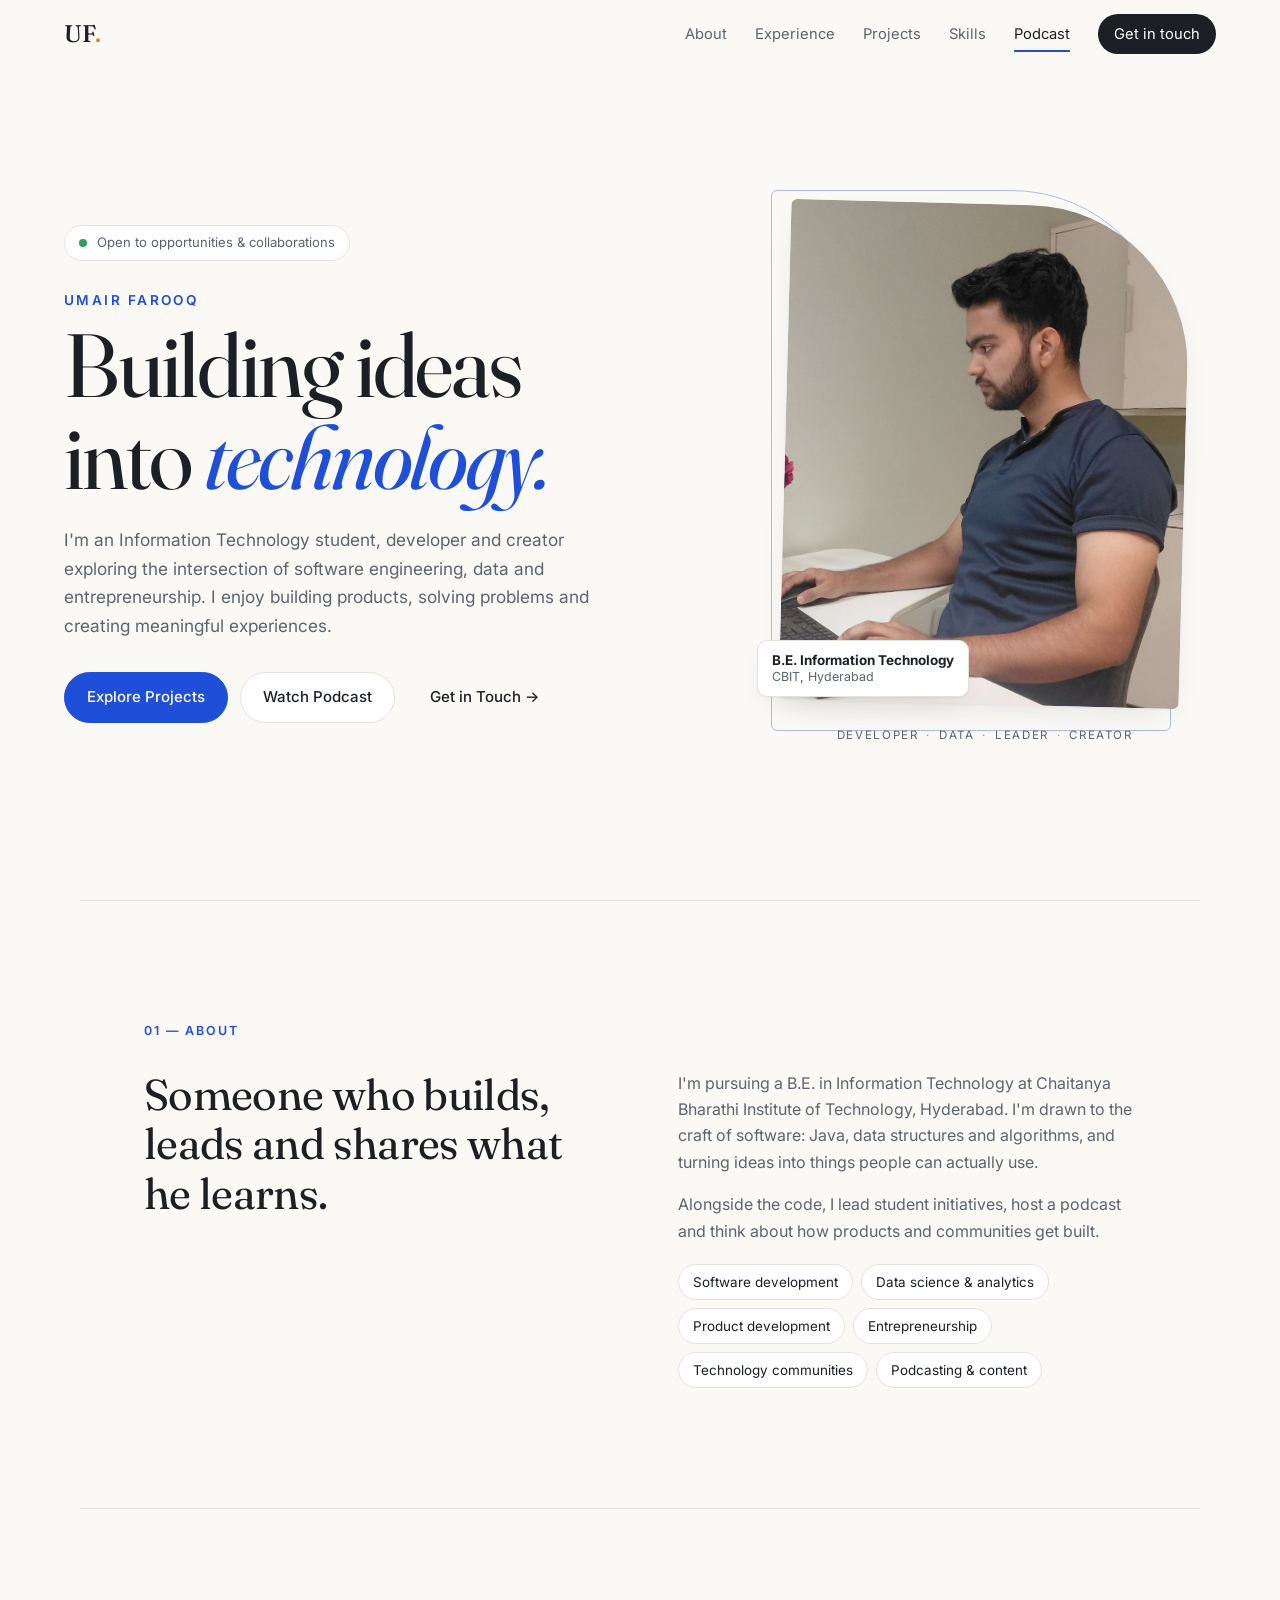
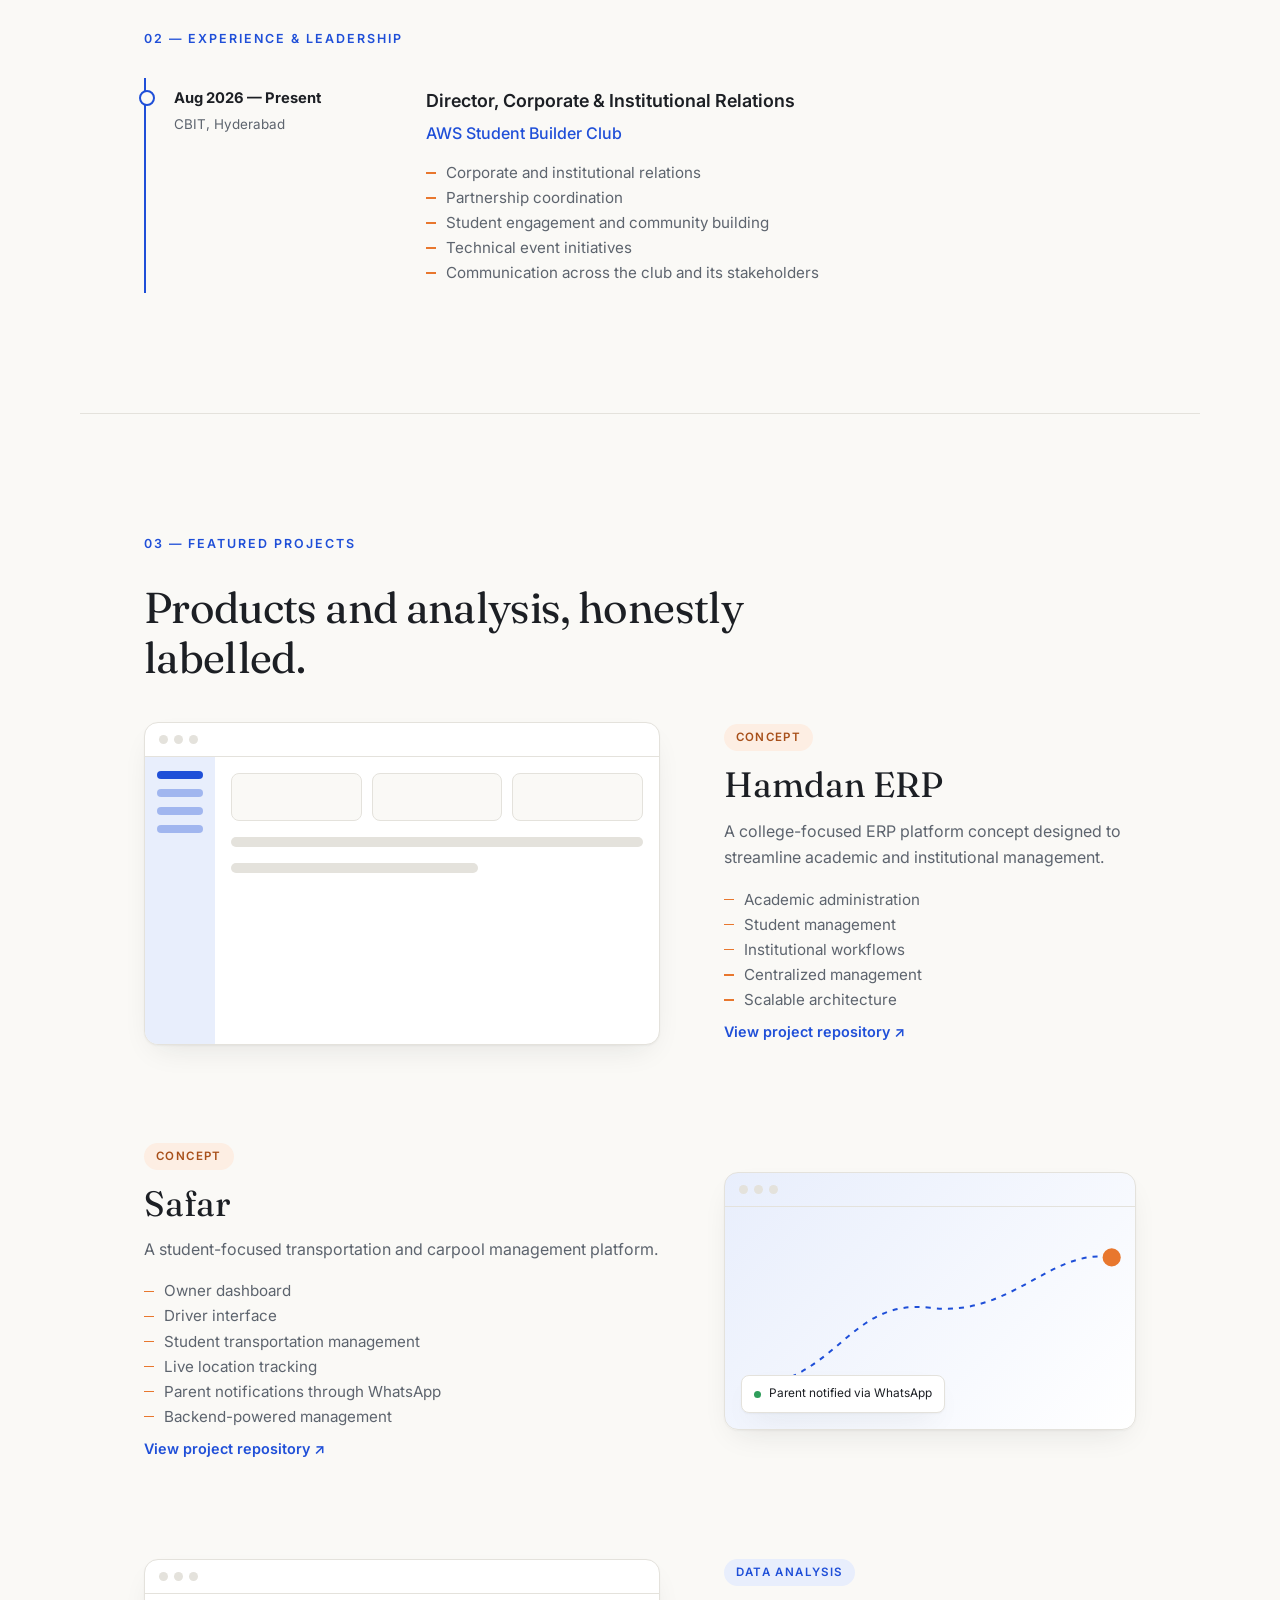
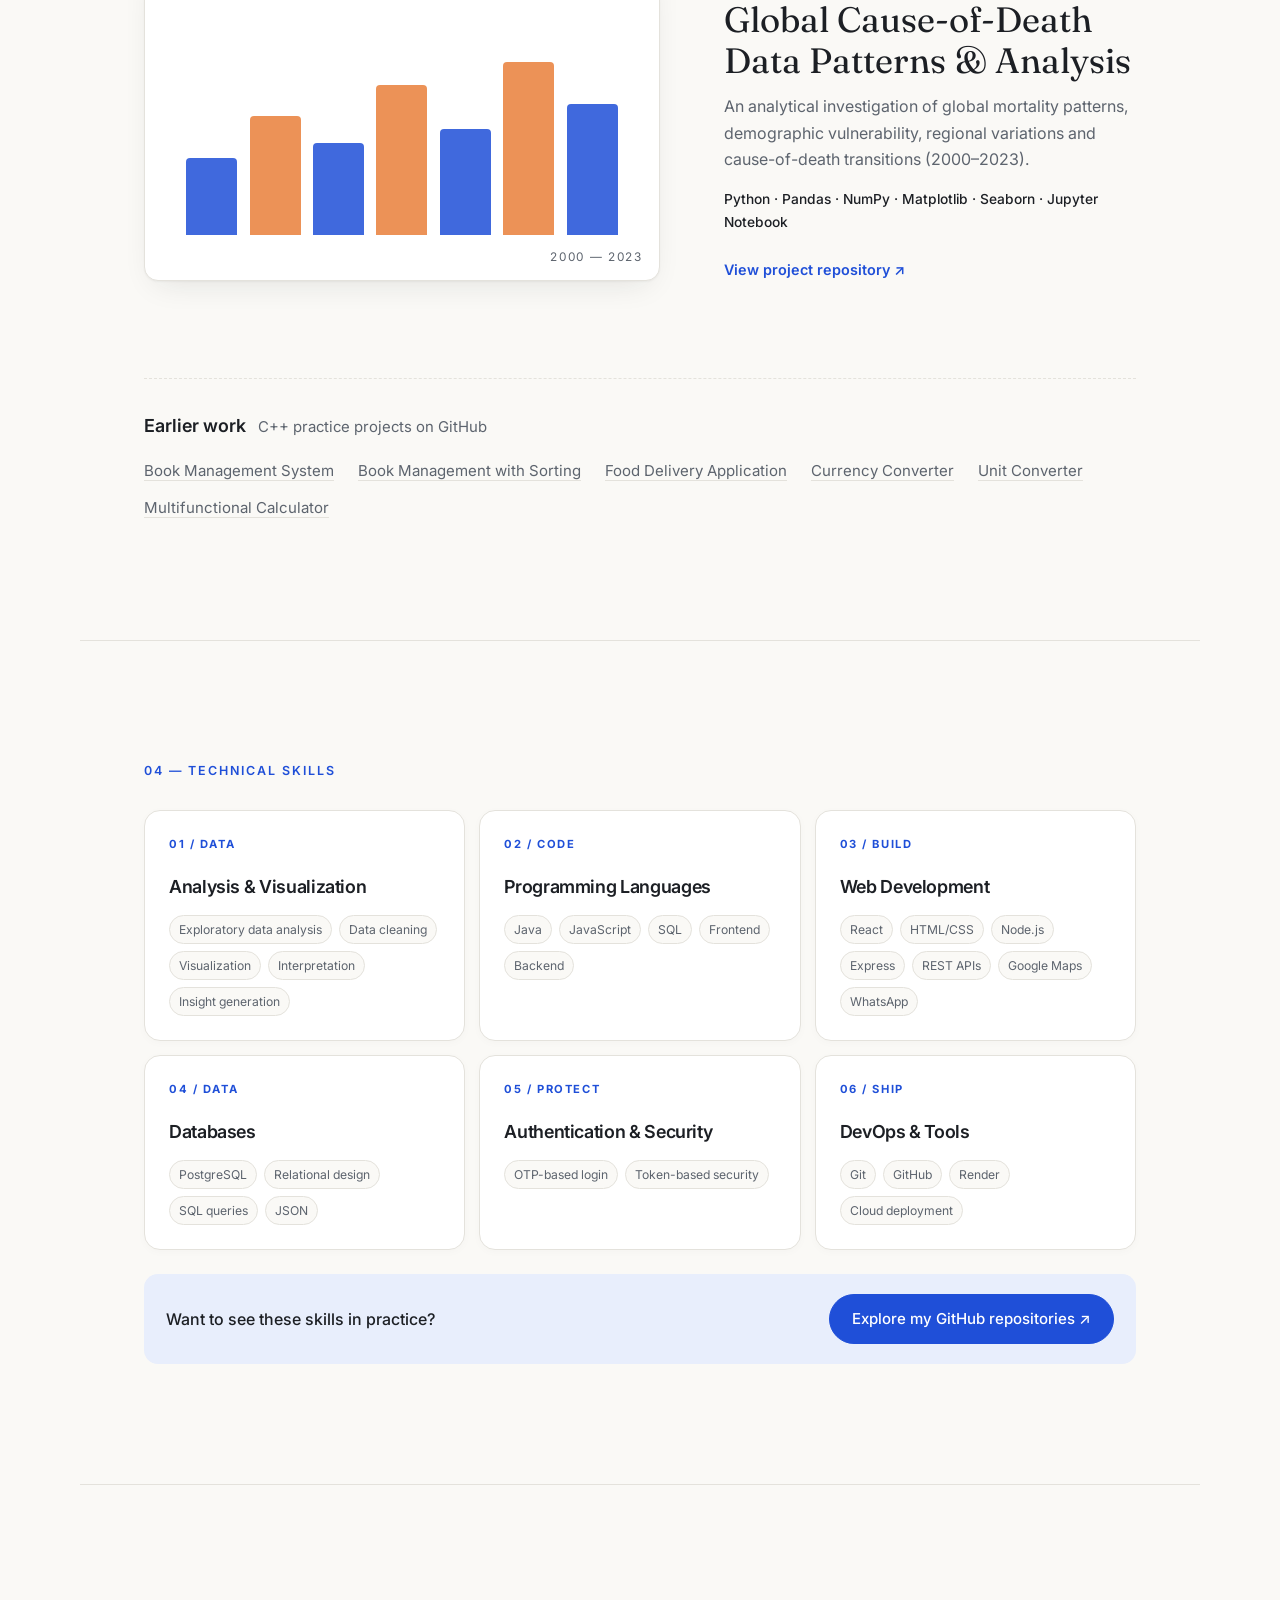
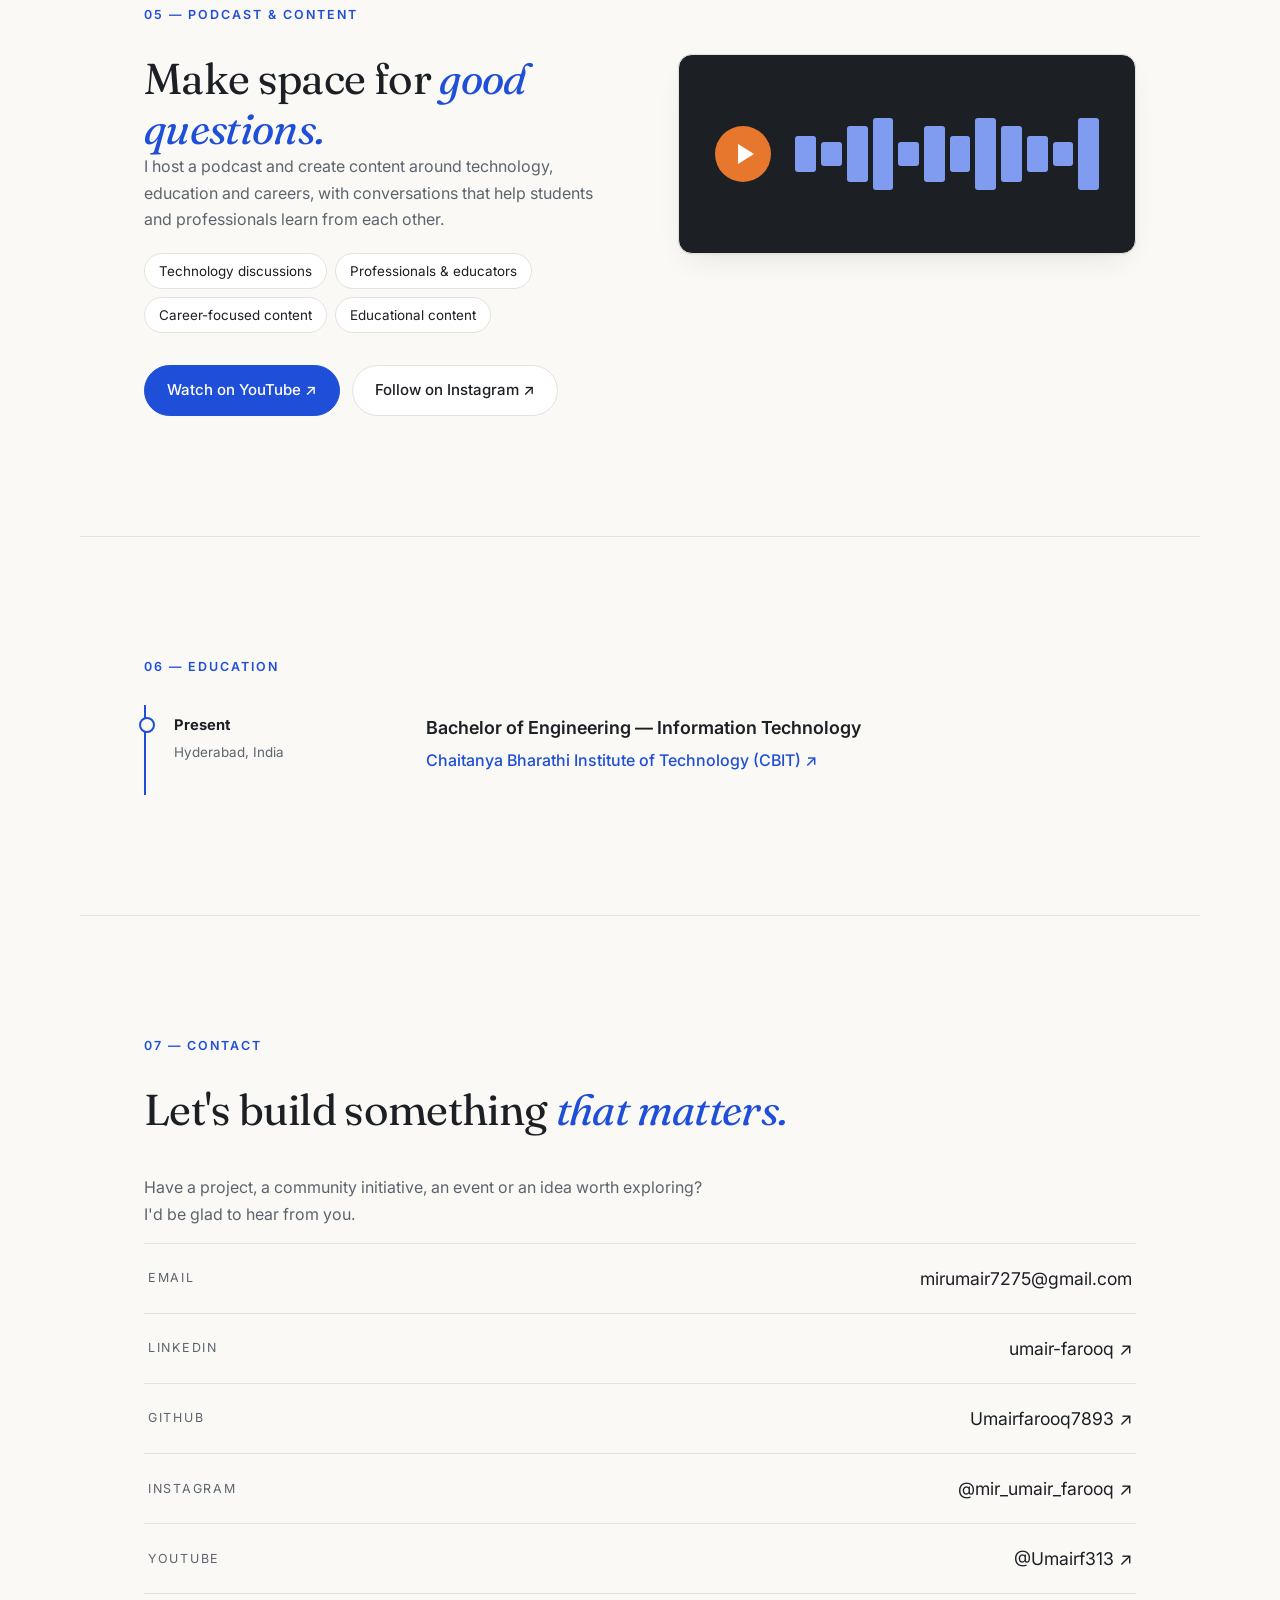
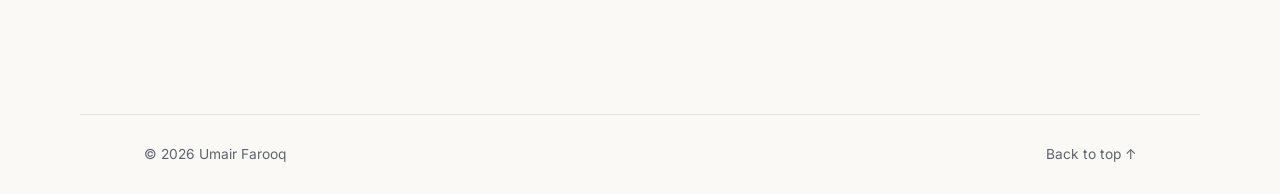
<file: index.html>
<!DOCTYPE html>
<html lang="en">
<head>
<meta charset="UTF-8">
<meta name="viewport" content="width=device-width, initial-scale=1">
<meta name="theme-color" content="#faf9f6">
<title>Umair Farooq — Developer, Builder & Creator</title>
<meta name="description" content="Umair Farooq is an Information Technology student at CBIT Hyderabad: developer, data enthusiast, student leader and podcast host building ideas into technology.">
<meta property="og:title" content="Umair Farooq — Building Ideas Into Technology">
<meta property="og:description" content="Developer, data enthusiast, student leader and podcast host. CBIT, Hyderabad.">
<meta property="og:type" content="website">
<meta property="og:image" content="portrait.jpg">
<link rel="preconnect" href="https://fonts.googleapis.com">
<link rel="preconnect" href="https://fonts.gstatic.com" crossorigin>
<link href="https://fonts.googleapis.com/css2?family=Inter:wght@400;500;600&family=Fraunces:opsz,wght@9..144,400;9..144,500&display=swap" rel="stylesheet">
<link rel="stylesheet" href="style.css">
</head>
<body>
<a class="skip" href="#main">Skip to content</a>
<header class="nav">
  <a class="brand" href="#home" aria-label="Umair Farooq, home">UF<span>.</span></a>
  <button class="burger" aria-label="Open menu" aria-expanded="false" aria-controls="menu"><i></i><i></i></button>
  <nav id="menu" aria-label="Main">
    <a href="#about">About</a><a href="#experience">Experience</a><a href="#projects">Projects</a>
    <a href="#skills">Skills</a><a href="#podcast">Podcast</a><a class="cta" href="#contact">Get in touch</a>
  </nav>
</header>

<main id="main">
<section id="home" class="hero">
  <div class="hero-copy">
    <p class="status"><span class="dot"></span>Open to opportunities &amp; collaborations</p>
    <p class="name">Umair Farooq</p>
    <h1>Building ideas<br>into <em>technology.</em></h1>
    <p class="lead">I'm an Information Technology student, developer and creator exploring the intersection of software engineering, data and entrepreneurship. I enjoy building products, solving problems and creating meaningful experiences.</p>
    <div class="actions">
      <a class="btn primary" href="#projects">Explore Projects</a>
      <a class="btn" href="#podcast">Watch Podcast</a>
      <a class="btn ghost" href="#contact">Get in Touch →</a>
    </div>
  </div>
  <figure class="hero-visual">
    <div class="frame"><img src="portrait.jpg" width="900" height="1371" alt="Umair Farooq working at his desk" fetchpriority="high"></div>
    <div class="tag t1"><b>B.E. Information Technology</b><span>CBIT, Hyderabad</span></div>
    <ul class="roles" aria-label="Roles"><li>Developer</li><li>Data</li><li>Leader</li><li>Creator</li></ul>
  </figure>
</section>

<section id="about" class="sec reveal">
  <p class="kicker">01 — About</p>
  <div class="two">
    <h2>Someone who builds, leads and shares what he learns.</h2>
    <div class="prose">
      <p>I'm pursuing a B.E. in Information Technology at Chaitanya Bharathi Institute of Technology, Hyderabad. I'm drawn to the craft of software: Java, data structures and algorithms, and turning ideas into things people can actually use.</p>
      <p>Alongside the code, I lead student initiatives, host a podcast and think about how products and communities get built.</p>
      <ul class="chips">
        <li>Software development</li><li>Data science &amp; analytics</li><li>Product development</li>
        <li>Entrepreneurship</li><li>Technology communities</li><li>Podcasting &amp; content</li>
      </ul>
    </div>
  </div>
</section>

<section id="experience" class="sec reveal">
  <p class="kicker">02 — Experience &amp; Leadership</p>
  <article class="role">
    <div class="when"><b>Aug 2026 — Present</b><span>CBIT, Hyderabad</span></div>
    <div>
      <h3>Director, Corporate &amp; Institutional Relations</h3>
      <p class="org">AWS Student Builder Club</p>
      <ul class="dash">
        <li>Corporate and institutional relations</li>
        <li>Partnership coordination</li>
        <li>Student engagement and community building</li>
        <li>Technical event initiatives</li>
        <li>Communication across the club and its stakeholders</li>
      </ul>
    </div>
  </article>
</section>

<section id="projects" class="sec reveal">
  <p class="kicker">03 — Featured Projects</p>
  <h2 class="wide">Products and analysis, honestly labelled.</h2>

  <article class="project">
    <div class="shot erp" aria-hidden="true">
      <div class="win"><i></i><i></i><i></i></div>
      <div class="erp-ui"><aside><u></u><u></u><u></u><u></u></aside><div><s></s><s></s><s></s><p></p><p></p></div></div>
    </div>
    <div class="info">
      <span class="badge concept">Concept</span>
      <h3>Hamdan ERP</h3>
      <p>A college-focused ERP platform concept designed to streamline academic and institutional management.</p>
      <ul class="dash"><li>Academic administration</li><li>Student management</li><li>Institutional workflows</li><li>Centralized management</li><li>Scalable architecture</li></ul>
      <a class="project-repo" href="https://github.com/Umairfarooq7893/Hamdan" target="_blank" rel="noopener noreferrer">View project repository ↗</a>
    </div>
  </article>

  <article class="project flip">
    <div class="shot safar" aria-hidden="true">
      <div class="win"><i></i><i></i><i></i></div>
      <svg viewBox="0 0 400 220" role="presentation"><path d="M20 180 C110 170 120 90 200 100 S320 40 380 50" fill="none" stroke="currentColor" stroke-width="2" stroke-dasharray="5 6"/><circle cx="20" cy="180" r="6" fill="currentColor"/><circle class="pulse" cx="380" cy="50" r="9" fill="var(--orange)"/></svg>
      <div class="notice"><i></i>Parent notified via WhatsApp</div>
    </div>
    <div class="info">
      <span class="badge concept">Concept</span>
      <h3>Safar</h3>
      <p>A student-focused transportation and carpool management platform.</p>
      <ul class="dash"><li>Owner dashboard</li><li>Driver interface</li><li>Student transportation management</li><li>Live location tracking</li><li>Parent notifications through WhatsApp</li><li>Backend-powered management</li></ul>
      <a class="project-repo" href="https://github.com/Umairfarooq7893/SAFAR" target="_blank" rel="noopener noreferrer">View project repository ↗</a>
    </div>
  </article>

  <article class="project">
    <div class="shot data" aria-hidden="true">
      <div class="win"><i></i><i></i><i></i></div>
      <div class="bars"><b style="--h:40%"></b><b style="--h:62%"></b><b style="--h:48%"></b><b style="--h:78%"></b><b style="--h:55%"></b><b style="--h:90%"></b><b style="--h:68%"></b></div>
      <span class="years">2000 — 2023</span>
    </div>
    <div class="info">
      <span class="badge">Data analysis</span>
      <h3>Global Cause-of-Death Data Patterns &amp; Analysis</h3>
      <p>An analytical investigation of global mortality patterns, demographic vulnerability, regional variations and cause-of-death transitions (2000–2023).</p>
      <p class="stack">Python · Pandas · NumPy · Matplotlib · Seaborn · Jupyter Notebook</p>
      <a class="project-repo" href="https://github.com/Umairfarooq7893/Global-Burden-of-Disease-Regional-Demographic-Analysis-2000-2023-" target="_blank" rel="noopener noreferrer">View project repository ↗</a>
    </div>
  </article>

  <div class="earlier">
    <h3>Earlier work <small>C++ practice projects on GitHub</small></h3>
    <ul>
      <li><a href="https://github.com/Umairfarooq7893/Project-Book-Management-System" target="_blank" rel="noopener noreferrer">Book Management System</a></li>
      <li><a href="https://github.com/Umairfarooq7893/Project-Book-Management-System-with-Sorting-Techniques" target="_blank" rel="noopener noreferrer">Book Management with Sorting</a></li>
      <li><a href="https://github.com/Umairfarooq7893/Project-Food-Delivery-App" target="_blank" rel="noopener noreferrer">Food Delivery Application</a></li>
      <li><a href="https://github.com/Umairfarooq7893/Project_Currency_Converter" target="_blank" rel="noopener noreferrer">Currency Converter</a></li>
      <li><a href="https://github.com/Umairfarooq7893/Project_Unit_Converter" target="_blank" rel="noopener noreferrer">Unit Converter</a></li>
      <li><a href="https://github.com/Umairfarooq7893/Project_Calculator" target="_blank" rel="noopener noreferrer">Multifunctional Calculator</a></li>
    </ul>
  </div>
</section>

<section id="skills" class="sec reveal">
  <p class="kicker">04 — Technical Skills</p>
  <div class="skills">
    <article class="skill-card">
      <span class="skill-index">01 / Data</span>
      <h3>Analysis &amp; Visualization</h3>
      <div class="skill-tags"><span>Exploratory data analysis</span><span>Data cleaning</span><span>Visualization</span><span>Interpretation</span><span>Insight generation</span></div>
    </article>
    <article class="skill-card">
      <span class="skill-index">02 / Code</span>
      <h3>Programming Languages</h3>
      <div class="skill-tags"><span>Java</span><span>JavaScript</span><span>SQL</span><span>Frontend</span><span>Backend</span></div>
    </article>
    <article class="skill-card">
      <span class="skill-index">03 / Build</span>
      <h3>Web Development</h3>
      <div class="skill-tags"><span>React</span><span>HTML/CSS</span><span>Node.js</span><span>Express</span><span>REST APIs</span><span>Google Maps</span><span>WhatsApp</span></div>
    </article>
    <article class="skill-card">
      <span class="skill-index">04 / Data</span>
      <h3>Databases</h3>
      <div class="skill-tags"><span>PostgreSQL</span><span>Relational design</span><span>SQL queries</span><span>JSON</span></div>
    </article>
    <article class="skill-card">
      <span class="skill-index">05 / Protect</span>
      <h3>Authentication &amp; Security</h3>
      <div class="skill-tags"><span>OTP-based login</span><span>Token-based security</span></div>
    </article>
    <article class="skill-card">
      <span class="skill-index">06 / Ship</span>
      <h3>DevOps &amp; Tools</h3>
      <div class="skill-tags"><span>Git</span><span>GitHub</span><span>Render</span><span>Cloud deployment</span></div>
    </article>
  </div>
  <div class="skills-cta">
    <p>Want to see these skills in practice?</p>
    <a class="btn primary" href="https://github.com/Umairfarooq7893" target="_blank" rel="noopener noreferrer">Explore my GitHub repositories ↗</a>
  </div>
</section>

<section id="podcast" class="sec podcast reveal">
  <p class="kicker">05 — Podcast &amp; Content</p>
  <div class="two">
    <div>
      <h2>Make space for <em>good questions.</em></h2>
      <p class="prose-p">I host a podcast and create content around technology, education and careers, with conversations that help students and professionals learn from each other.</p>
      <ul class="chips"><li>Technology discussions</li><li>Professionals &amp; educators</li><li>Career-focused content</li><li>Educational content</li></ul>
      <div class="actions"><a class="btn primary" href="https://www.youtube.com/@Umairf313" target="_blank" rel="noopener noreferrer">Watch on YouTube ↗</a><a class="btn" href="https://www.instagram.com/mir_umair_farooq" target="_blank" rel="noopener noreferrer">Follow on Instagram ↗</a></div>
    </div>
    <div class="player" aria-hidden="true"><span class="play"></span><div class="wave"><i></i><i></i><i></i><i></i><i></i><i></i><i></i><i></i><i></i><i></i><i></i><i></i></div></div>
  </div>
</section>

<section id="education" class="sec reveal">
  <p class="kicker">06 — Education</p>
  <div class="role">
    <div class="when"><b>Present</b><span>Hyderabad, India</span></div>
    <div><h3>Bachelor of Engineering — Information Technology</h3><p class="org"><a href="https://www.cbit.ac.in/" target="_blank" rel="noopener noreferrer">Chaitanya Bharathi Institute of Technology (CBIT) ↗</a></p></div>
  </div>
</section>

<section id="contact" class="sec contact reveal">
  <p class="kicker">07 — Contact</p>
  <h2 class="wide">Let's build something <em>that matters.</em></h2>
  <p class="prose-p">Have a project, a community initiative, an event or an idea worth exploring? I'd be glad to hear from you.</p>
  <ul class="links">
    <li><a href="mailto:mirumair7275@gmail.com"><span>Email</span>mirumair7275@gmail.com</a></li>
    <li><a href="https://www.linkedin.com/in/umair-farooq-5b9580380/" target="_blank" rel="noopener noreferrer"><span>LinkedIn</span>umair-farooq ↗</a></li>
    <li><a href="https://github.com/Umairfarooq7893" target="_blank" rel="noopener noreferrer"><span>GitHub</span>Umairfarooq7893 ↗</a></li>
    <li><a href="https://www.instagram.com/mir_umair_farooq" target="_blank" rel="noopener noreferrer"><span>Instagram</span>@mir_umair_farooq ↗</a></li>
    <li><a href="https://www.youtube.com/@Umairf313" target="_blank" rel="noopener noreferrer"><span>YouTube</span>@Umairf313 ↗</a></li>
  </ul>
</section>
</main>
<footer><span>© 2026 Umair Farooq</span><a href="#home">Back to top ↑</a></footer>
<script src="script.js"></script>
</body>
</html>
</file>
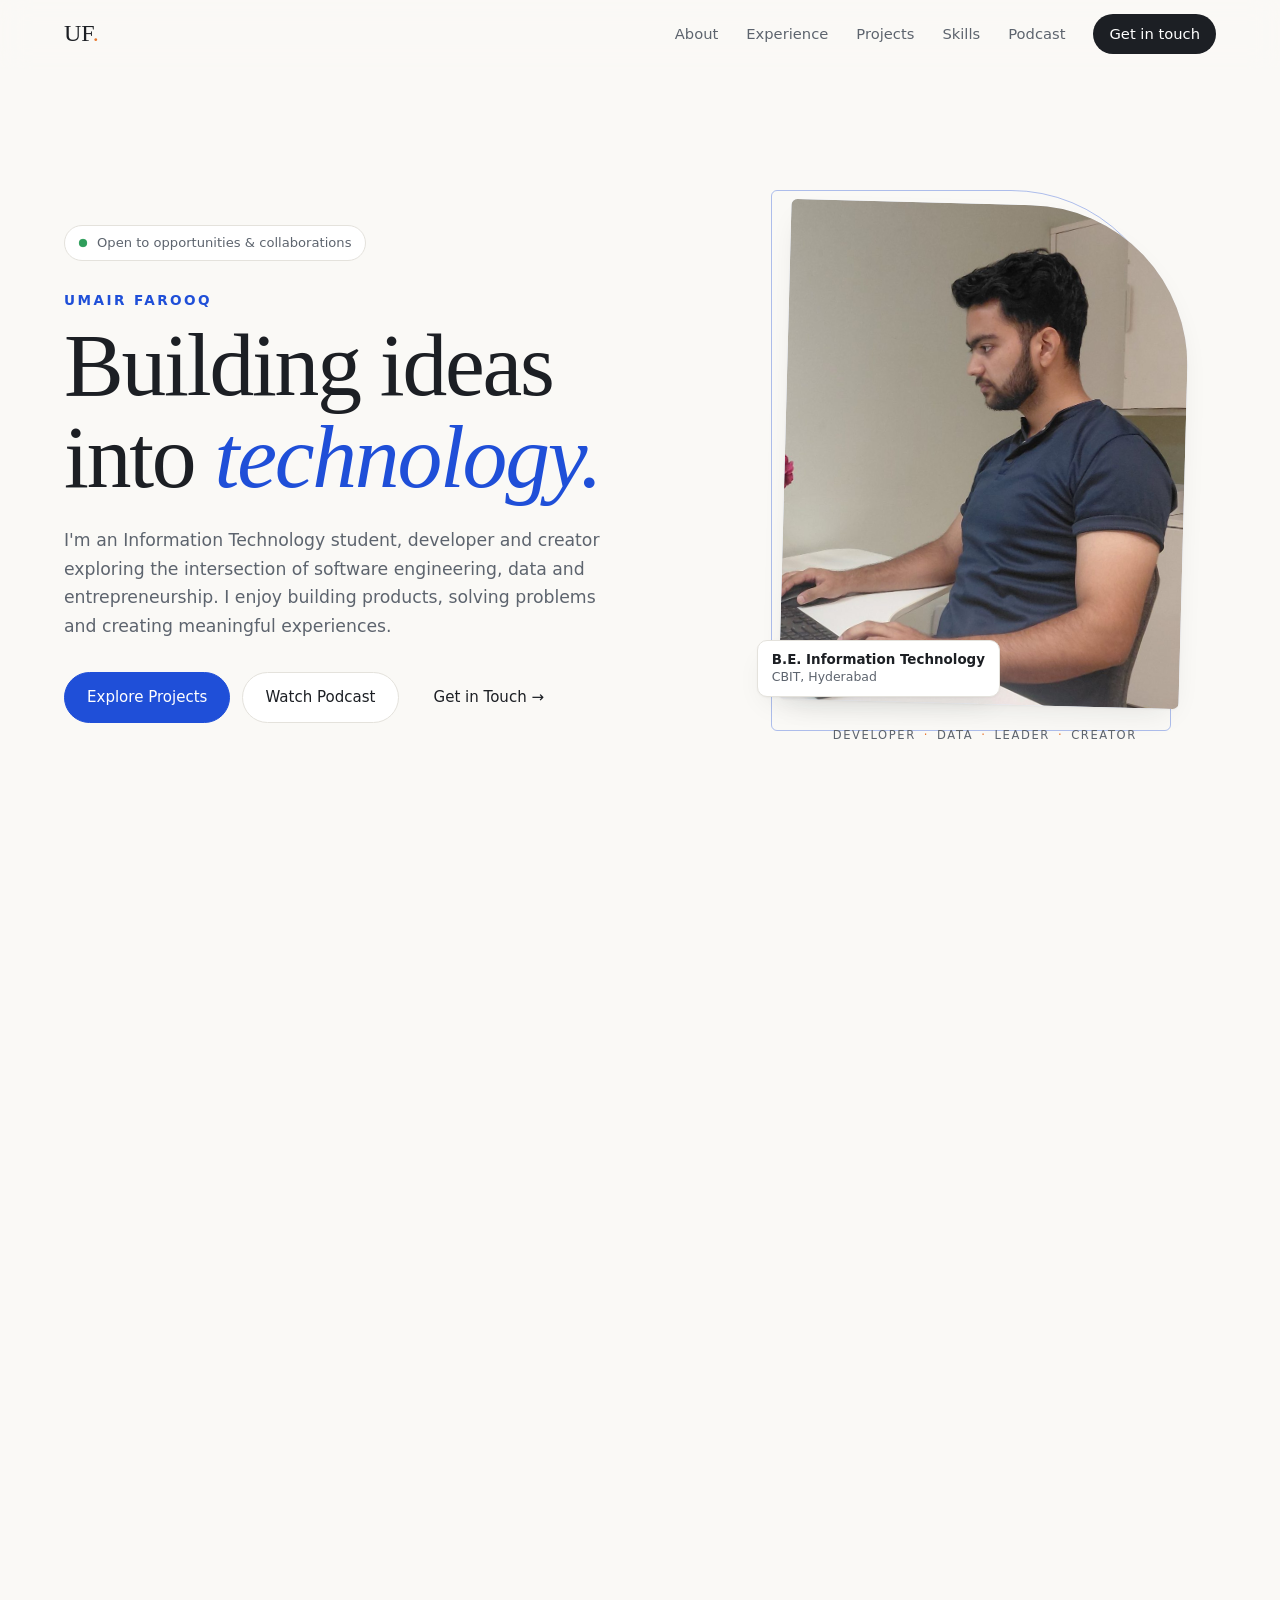
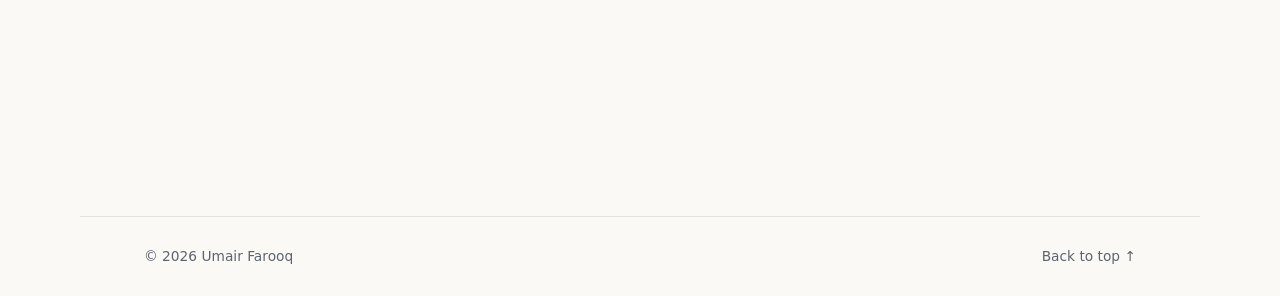
<file: contact.html>
<!DOCTYPE html><html lang="en"><head><meta charset="UTF-8"><meta http-equiv="refresh" content="0; url=index.html#contact"><link rel="canonical" href="index.html#contact"><title>Umair Farooq</title></head><body><p><a href="index.html#contact">Continue to the portfolio</a></p></body></html>
</file>
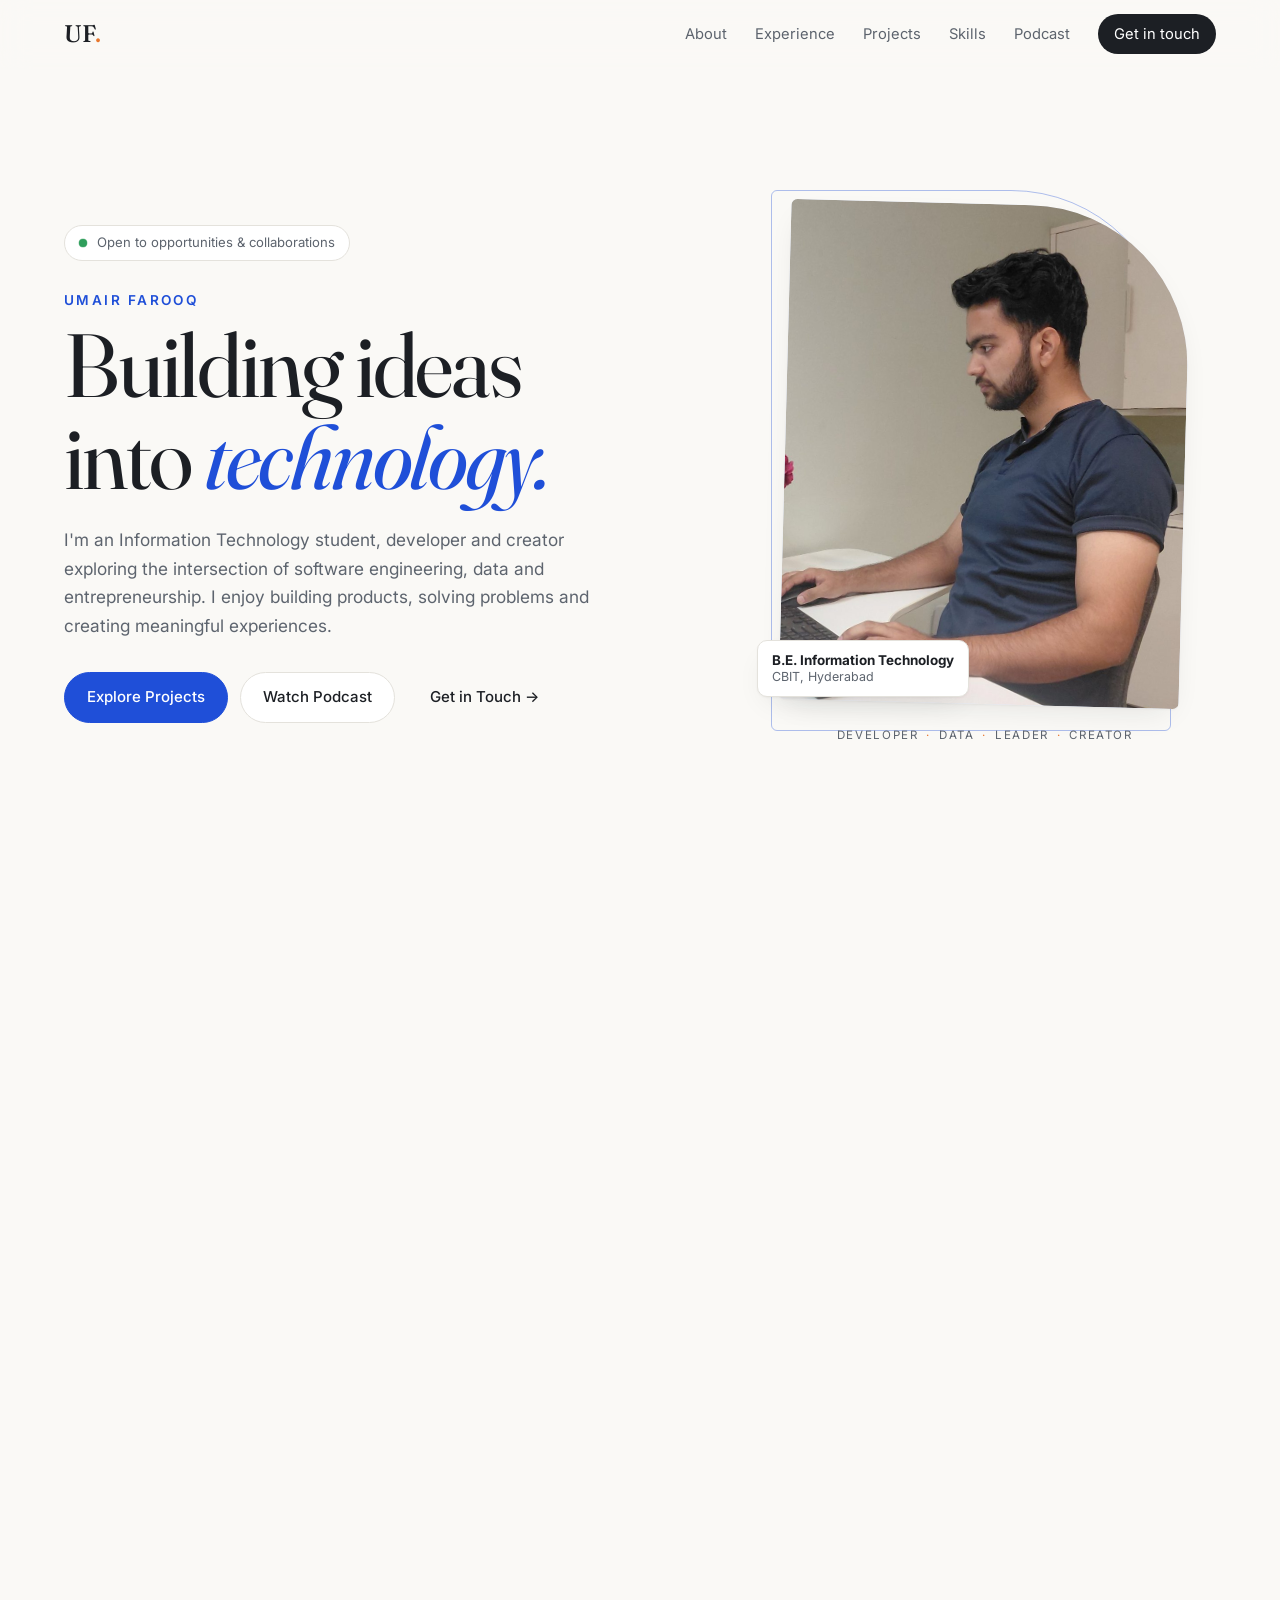
<file: podcast.html>
<!DOCTYPE html><html lang="en"><head><meta charset="UTF-8"><meta http-equiv="refresh" content="0; url=index.html#podcast"><link rel="canonical" href="index.html#podcast"><title>Umair Farooq</title></head><body><p><a href="index.html#podcast">Continue to the portfolio</a></p></body></html>
</file>
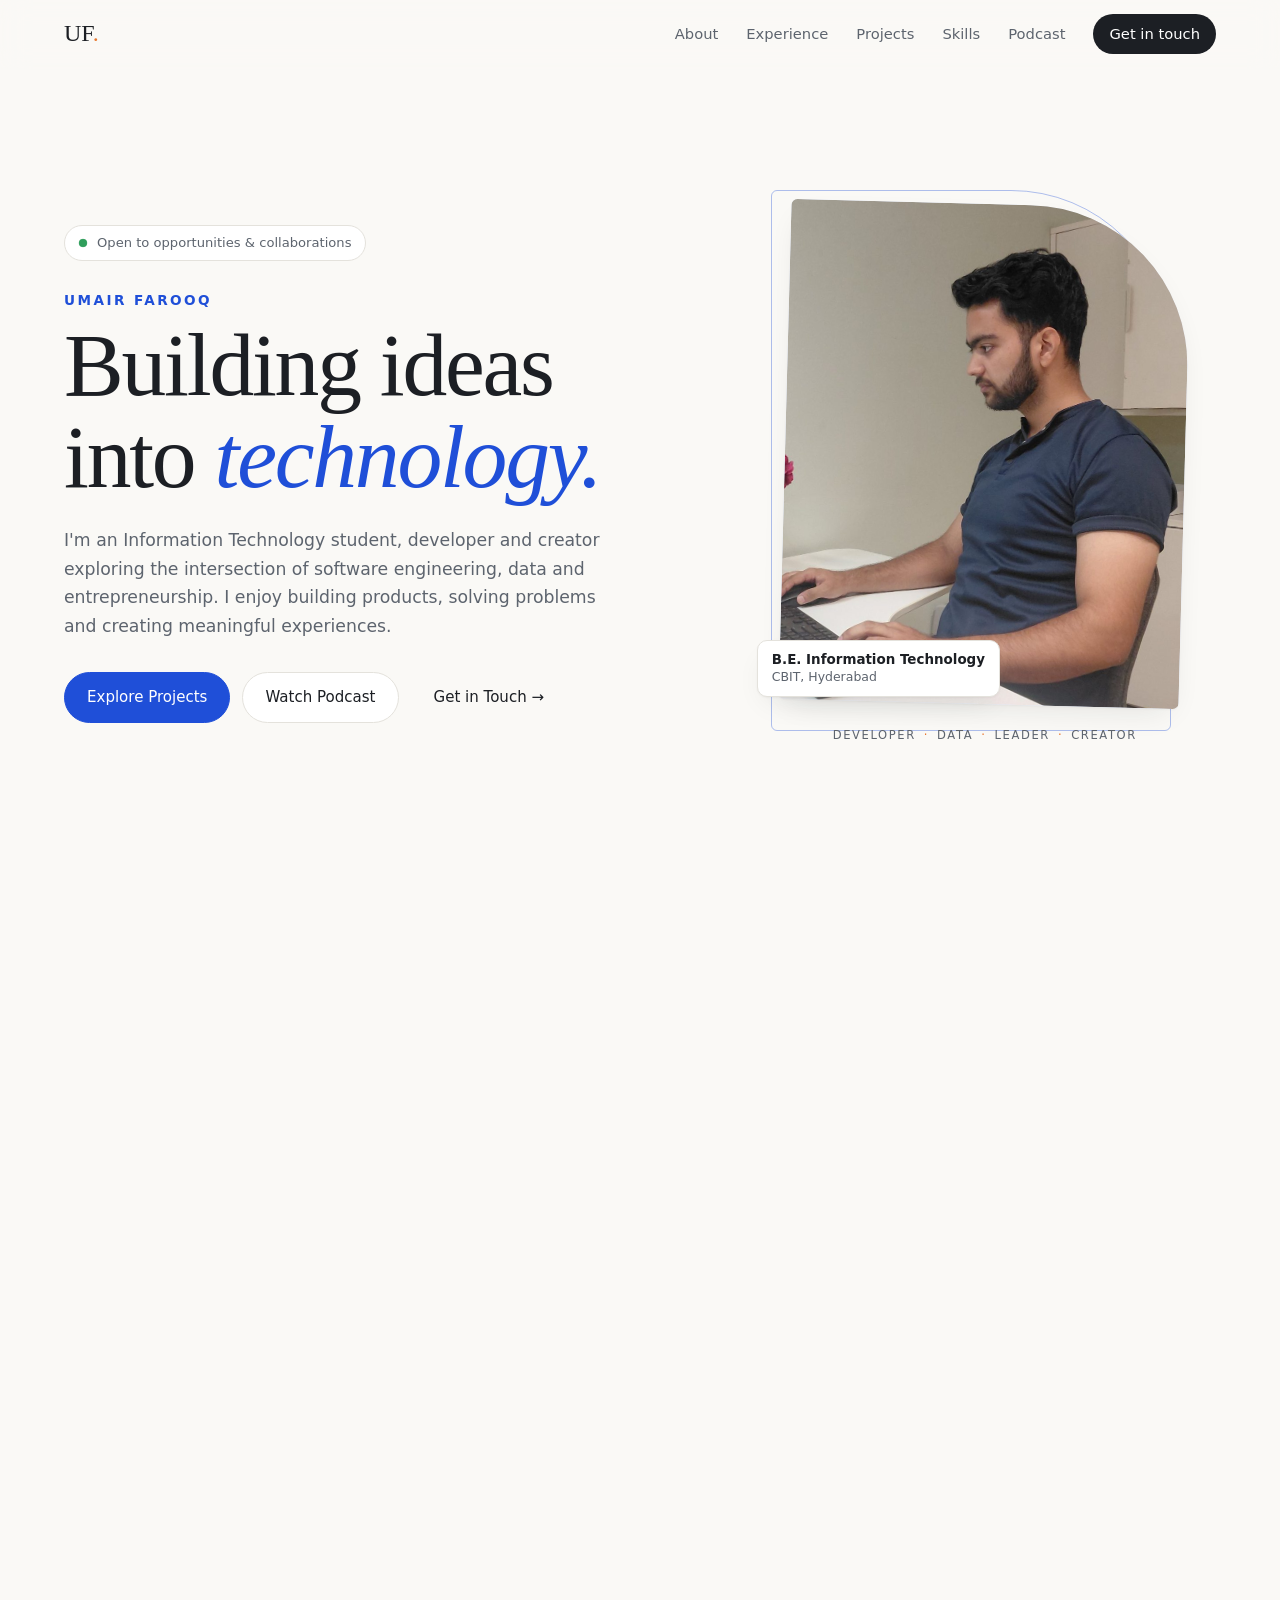
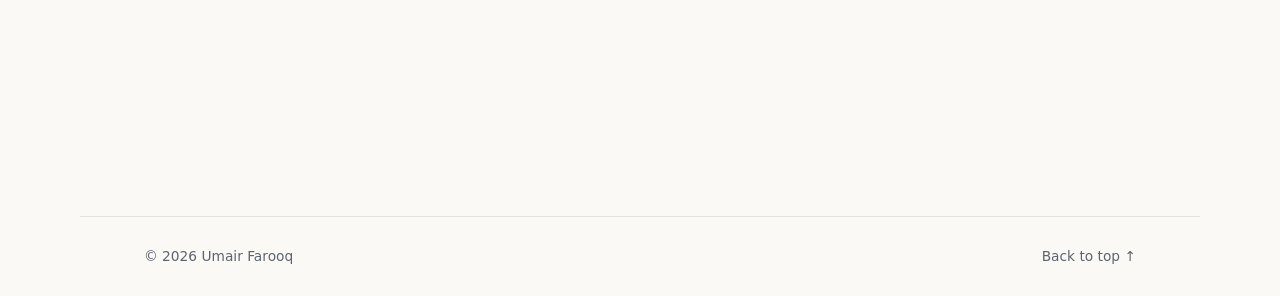
<file: projects.html>
<!DOCTYPE html><html lang="en"><head><meta charset="UTF-8"><meta http-equiv="refresh" content="0; url=index.html#projects"><link rel="canonical" href="index.html#projects"><title>Umair Farooq</title></head><body><p><a href="index.html#projects">Continue to the portfolio</a></p></body></html>
</file>
<file: style.css>
:root{--bg:#faf9f6;--surface:#fff;--ink:#1c1f24;--mute:#5d646e;--line:#e4e2dc;--blue:#1f4fd8;--blue-soft:#e8eefc;--orange:#e8772e;--serif:'Fraunces',Georgia,serif;--sans:'Inter',system-ui,-apple-system,'Segoe UI',sans-serif;--shadow:0 1px 2px rgba(28,31,36,.04),0 12px 32px -12px rgba(28,31,36,.12)}
*{box-sizing:border-box;margin:0}
html{scroll-behavior:smooth;scroll-padding-top:80px}
body{font-family:var(--sans);background:var(--bg);color:var(--ink);line-height:1.65;-webkit-font-smoothing:antialiased;overflow-x:hidden}
a{color:inherit}
img{max-width:100%;display:block}
ul{list-style:none;padding:0}
:focus-visible{outline:2px solid var(--blue);outline-offset:3px;border-radius:4px}
.skip{position:absolute;left:-999px}.skip:focus{left:12px;top:12px;background:var(--ink);color:#fff;padding:8px 14px;z-index:99;border-radius:6px}
em{font-family:var(--serif);font-style:italic;font-weight:400;color:var(--blue)}

.nav{position:fixed;inset:0 0 auto;z-index:50;display:flex;align-items:center;justify-content:space-between;padding:14px clamp(20px,5vw,64px);background:rgba(250,249,246,.82);backdrop-filter:blur(14px);border-bottom:1px solid transparent}
.brand{font-family:var(--serif);font-size:1.5rem;text-decoration:none;font-weight:500}.brand span{color:var(--orange)}
.nav nav{display:flex;align-items:center;gap:28px;font-size:.92rem}
.nav nav a{text-decoration:none;color:var(--mute);position:relative;transition:color .2s}
.nav nav a:hover,.nav nav a.active{color:var(--ink)}
.nav nav a:not(.cta)::after{content:"";position:absolute;left:0;right:0;bottom:-6px;height:2px;background:var(--blue);transform:scaleX(0);transition:transform .25s}
.nav nav a.active::after{transform:scaleX(1)}
.cta{background:var(--ink);color:#fff!important;padding:8px 16px;border-radius:999px;transition:background .2s}.cta:hover{background:var(--blue)}
.burger{display:none;background:none;border:0;width:40px;height:40px;cursor:pointer;position:relative}
.burger i{position:absolute;left:9px;right:9px;height:2px;background:var(--ink);transition:transform .25s}
.burger i:first-child{top:15px}.burger i:last-child{top:23px}
.burger[aria-expanded=true] i:first-child{transform:translateY(4px) rotate(45deg)}
.burger[aria-expanded=true] i:last-child{transform:translateY(-4px) rotate(-45deg)}

.hero{min-height:100svh;display:grid;grid-template-columns:1.15fr .85fr;gap:clamp(24px,5vw,72px);align-items:center;padding:112px clamp(20px,5vw,64px) 64px;max-width:1280px;margin:auto}
.status{display:inline-flex;align-items:center;gap:10px;font-size:.82rem;color:var(--mute);border:1px solid var(--line);background:var(--surface);padding:6px 14px;border-radius:999px}
.dot{width:8px;height:8px;border-radius:50%;background:#2f9e5b;box-shadow:0 0 0 0 rgba(47,158,91,.5);animation:ping 2.4s infinite}
@keyframes ping{70%{box-shadow:0 0 0 8px rgba(47,158,91,0)}100%{box-shadow:0 0 0 0 rgba(47,158,91,0)}}
.name{margin:28px 0 8px;font-size:.85rem;letter-spacing:.18em;text-transform:uppercase;color:var(--blue);font-weight:600}
h1{font-family:var(--serif);font-weight:400;font-size:clamp(2.8rem,7.2vw,5.6rem);line-height:1.02;letter-spacing:-.025em}
.lead{max-width:540px;margin-top:24px;font-size:1.08rem;color:var(--mute)}
.actions{display:flex;flex-wrap:wrap;gap:12px;margin-top:32px}
.btn{display:inline-block;padding:12px 22px;border-radius:999px;border:1px solid var(--line);background:var(--surface);text-decoration:none;font-weight:500;font-size:.94rem;transition:transform .2s,box-shadow .2s,border-color .2s}
.btn:hover{transform:translateY(-2px);box-shadow:var(--shadow);border-color:var(--ink)}
.btn.primary{background:var(--blue);color:#fff;border-color:var(--blue)}.btn.primary:hover{border-color:var(--blue);background:#183fb0}
.btn.ghost{background:none;border-color:transparent}
.hero-visual{position:relative;justify-self:center;width:min(100%,400px)}
.frame{aspect-ratio:4/5;overflow:hidden;border-radius:6px 160px 6px 6px;background:var(--blue-soft);box-shadow:var(--shadow);transform:rotate(1.5deg);transition:transform .5s}
.hero-visual:hover .frame{transform:rotate(0)}
.frame img{width:100%;height:100%;object-fit:cover;object-position:50% 20%}
.hero-visual::before{content:"";position:absolute;inset:-14px 14px 14px -14px;border:1px solid var(--blue);border-radius:6px 160px 6px 6px;opacity:.35;z-index:-1}
.tag{position:absolute;background:var(--surface);border:1px solid var(--line);border-radius:10px;padding:10px 14px;box-shadow:var(--shadow);font-size:.78rem;line-height:1.35}
.tag b{display:block;font-size:.84rem}.tag span{color:var(--mute)}
.t1{left:-28px;bottom:48px}
.roles{display:flex;gap:8px;justify-content:center;margin-top:22px;font-size:.72rem;letter-spacing:.14em;text-transform:uppercase;color:var(--mute)}
.roles li+li::before{content:"·";margin-right:8px;color:var(--orange)}

.sec{max-width:1120px;margin:auto;padding:clamp(64px,10vw,120px) clamp(20px,5vw,64px);border-top:1px solid var(--line)}
.kicker{font-size:.78rem;letter-spacing:.16em;text-transform:uppercase;color:var(--blue);font-weight:600;margin-bottom:28px}
h2{font-family:var(--serif);font-weight:400;font-size:clamp(1.8rem,3.6vw,2.7rem);line-height:1.15;letter-spacing:-.015em}
h2.wide{max-width:760px;margin-bottom:40px}
h3{font-size:1.12rem;font-weight:600}
.two{display:grid;grid-template-columns:1fr 1fr;gap:clamp(28px,6vw,80px);align-items:start}
.prose p,.prose-p{color:var(--mute);margin-bottom:16px;max-width:560px}
.chips{display:flex;flex-wrap:wrap;gap:8px;margin-top:20px}
.chips li{font-size:.84rem;padding:6px 14px;border:1px solid var(--line);border-radius:999px;background:var(--surface);transition:border-color .2s,color .2s}
.chips li:hover{border-color:var(--blue);color:var(--blue)}
.dash li{position:relative;padding-left:20px;color:var(--mute);font-size:.95rem}
.dash li::before{content:"";position:absolute;left:0;top:.8em;width:10px;height:1.5px;background:var(--orange)}

.role{display:grid;grid-template-columns:220px 1fr;gap:32px;padding:8px 0 8px 28px;border-left:2px solid var(--blue);position:relative}
.role::before{content:"";position:absolute;left:-7px;top:12px;width:12px;height:12px;border-radius:50%;background:var(--bg);border:2px solid var(--blue)}
.when b{display:block;font-size:.92rem}.when span{font-size:.84rem;color:var(--mute)}
.org{color:var(--blue);font-weight:500;margin:4px 0 14px}.org a{text-decoration:none}.org a:hover{text-decoration:underline}

.project{display:grid;grid-template-columns:1.25fr 1fr;gap:clamp(24px,5vw,64px);align-items:center;margin-bottom:clamp(56px,8vw,96px)}
.project.flip .shot{order:2}
.shot{aspect-ratio:16/10;border:1px solid var(--line);border-radius:14px;background:var(--surface);box-shadow:var(--shadow);position:relative;overflow:hidden;color:var(--blue);transition:transform .4s,box-shadow .4s}
.project:hover .shot{transform:translateY(-6px);box-shadow:0 2px 4px rgba(28,31,36,.05),0 28px 48px -16px rgba(31,79,216,.25)}
.win{display:flex;gap:6px;padding:12px 14px;border-bottom:1px solid var(--line)}.win i{width:9px;height:9px;border-radius:50%;background:var(--line)}
.erp-ui{display:grid;grid-template-columns:70px 1fr;height:calc(100% - 34px)}
.erp-ui aside{background:var(--blue-soft);padding:14px 12px;display:grid;gap:10px;align-content:start}
.erp-ui u{display:block;height:8px;border-radius:4px;background:var(--blue);opacity:.35}.erp-ui u:first-child{opacity:1}
.erp-ui>div{padding:16px;display:grid;grid-template-columns:repeat(3,1fr);gap:10px;align-content:start}
.erp-ui s{height:48px;border-radius:8px;border:1px solid var(--line);background:var(--bg)}
.erp-ui p{grid-column:1/-1;height:10px;border-radius:5px;background:var(--line);margin-top:6px}.erp-ui p+p{width:60%}
.safar{background:linear-gradient(135deg,var(--blue-soft),var(--surface))}
.safar svg{position:absolute;inset:34px 0 0;width:100%;height:calc(100% - 34px)}
.pulse{transform-origin:380px 50px;animation:pulse 2s infinite}@keyframes pulse{50%{transform:scale(1.5);opacity:.5}}
.notice{position:absolute;left:16px;bottom:16px;background:var(--surface);color:var(--ink);font-size:.74rem;padding:8px 12px;border-radius:8px;border:1px solid var(--line);display:flex;align-items:center;gap:8px;box-shadow:var(--shadow)}
.notice i{width:7px;height:7px;border-radius:50%;background:#2f9e5b}
.data .bars{position:absolute;left:8%;right:8%;bottom:14%;top:26%;display:flex;align-items:flex-end;gap:3%}
.bars b{flex:1;height:var(--h);background:var(--blue);border-radius:4px 4px 0 0;opacity:.85;transform-origin:bottom;animation:grow 1.2s both}
.bars b:nth-child(even){background:var(--orange);opacity:.8}
@keyframes grow{from{transform:scaleY(0)}}
.years{position:absolute;right:16px;bottom:12px;font-size:.74rem;letter-spacing:.14em;color:var(--mute)}
.badge{display:inline-block;font-size:.72rem;letter-spacing:.12em;text-transform:uppercase;font-weight:600;color:var(--blue);background:var(--blue-soft);padding:4px 12px;border-radius:999px;margin-bottom:14px}
.badge.concept{color:#a8501a;background:#fdeee3}
.info h3{font-family:var(--serif);font-weight:400;font-size:clamp(1.6rem,3vw,2.2rem);line-height:1.15;margin-bottom:12px}
.info>p{color:var(--mute);margin-bottom:16px}.stack{font-size:.86rem;color:var(--ink)!important;font-weight:500}
.project-repo{display:inline-block;margin-top:8px;color:var(--blue);font-size:.9rem;font-weight:600;text-decoration:none}
.project-repo:hover{text-decoration:underline;text-underline-offset:4px}
.earlier{padding-top:32px;border-top:1px dashed var(--line)}
.earlier small{font-weight:400;color:var(--mute);margin-left:8px}
.earlier ul{display:flex;flex-wrap:wrap;gap:10px 24px;margin-top:16px}
.earlier a{color:var(--mute);text-decoration:none;font-size:.94rem;border-bottom:1px solid var(--line);transition:color .2s,border-color .2s}.earlier a:hover{color:var(--blue);border-color:var(--blue)}

.skills{display:grid;grid-template-columns:repeat(3,minmax(0,1fr));gap:14px}
.skill-card{min-width:0;padding:24px;border:1px solid var(--line);border-radius:16px;background:var(--surface);box-shadow:0 2px 8px rgba(28,31,36,.025);transition:transform .25s,border-color .25s,box-shadow .25s}
.skill-card:hover{transform:translateY(-4px);border-color:#c5d2f7;box-shadow:var(--shadow)}
.skill-index{display:block;margin-bottom:22px;color:var(--blue);font-size:.7rem;font-weight:700;letter-spacing:.14em;text-transform:uppercase}
.skills h3{max-width:250px;font-size:1.12rem;line-height:1.3;letter-spacing:-.02em;margin-bottom:16px}
.skill-tags{display:flex;flex-wrap:wrap;gap:7px}
.skill-tags span{padding:5px 9px;border:1px solid var(--line);border-radius:999px;background:var(--bg);color:var(--mute);font-size:.76rem;line-height:1.4}
.skills-cta{display:flex;align-items:center;justify-content:space-between;gap:20px;margin-top:24px;padding:20px 22px;border-radius:14px;background:var(--blue-soft)}
.skills-cta p{color:var(--ink);font-weight:500}

.player{border:1px solid var(--line);border-radius:14px;background:var(--ink);padding:36px;display:flex;align-items:center;gap:24px;box-shadow:var(--shadow);min-height:200px}
.play{flex:none;width:56px;height:56px;border-radius:50%;background:var(--orange);position:relative}
.play::after{content:"";position:absolute;left:23px;top:18px;border-left:16px solid #fff;border-top:10px solid transparent;border-bottom:10px solid transparent}
.wave{display:flex;align-items:center;gap:5px;height:80px;flex:1}
.wave i{flex:1;background:#7f9cf0;border-radius:3px;height:30%;animation:wave 1.4s ease-in-out infinite}
.wave i:nth-child(3n){height:70%;animation-delay:.2s}.wave i:nth-child(3n+1){height:45%;animation-delay:.4s}.wave i:nth-child(4n){height:90%;animation-delay:.6s}
@keyframes wave{50%{transform:scaleY(.45)}}

.links{border-top:1px solid var(--line)}
.links a{display:flex;justify-content:space-between;gap:16px;flex-wrap:wrap;padding:20px 4px;border-bottom:1px solid var(--line);text-decoration:none;font-size:1.1rem;transition:padding .25s,color .25s}
.links a span{font-size:.78rem;letter-spacing:.14em;text-transform:uppercase;color:var(--mute);align-self:center}
.links a:hover{color:var(--blue);padding-left:16px}
footer{max-width:1120px;margin:auto;padding:28px clamp(20px,5vw,64px);display:flex;justify-content:space-between;color:var(--mute);font-size:.86rem;border-top:1px solid var(--line)}
footer a{text-decoration:none}footer a:hover{color:var(--blue)}

.reveal{opacity:0;transform:translateY(24px);transition:opacity .7s,transform .7s}.reveal.in{opacity:1;transform:none}
@media (max-width:860px){
  .burger{display:block}
  .nav nav{position:fixed;inset:64px 0 auto;flex-direction:column;align-items:stretch;gap:0;background:var(--bg);padding:8px 20px 20px;border-bottom:1px solid var(--line);transform:translateY(-130%);transition:transform .3s;z-index:-1}
  .nav nav.open{transform:none}.nav nav a{padding:14px 0;border-bottom:1px solid var(--line)}.cta{text-align:center;margin-top:12px;border:0!important}
  .hero,.two,.project{grid-template-columns:1fr}.project.flip .shot{order:0}
  .hero{padding-top:100px}.hero-visual{order:-1;width:min(78%,320px)}.hero-visual::before{display:none}
  .t1{left:-12px}
  .role{grid-template-columns:1fr;gap:8px}
  .player{padding:24px}
  .skills{grid-template-columns:repeat(2,minmax(0,1fr))}
  .skills-cta{align-items:flex-start;flex-direction:column}
}
@media (max-width:560px){.skills{grid-template-columns:1fr}}
@media (prefers-reduced-motion:reduce){*{animation:none!important;transition:none!important}html{scroll-behavior:auto}.reveal{opacity:1;transform:none}}
</file>
